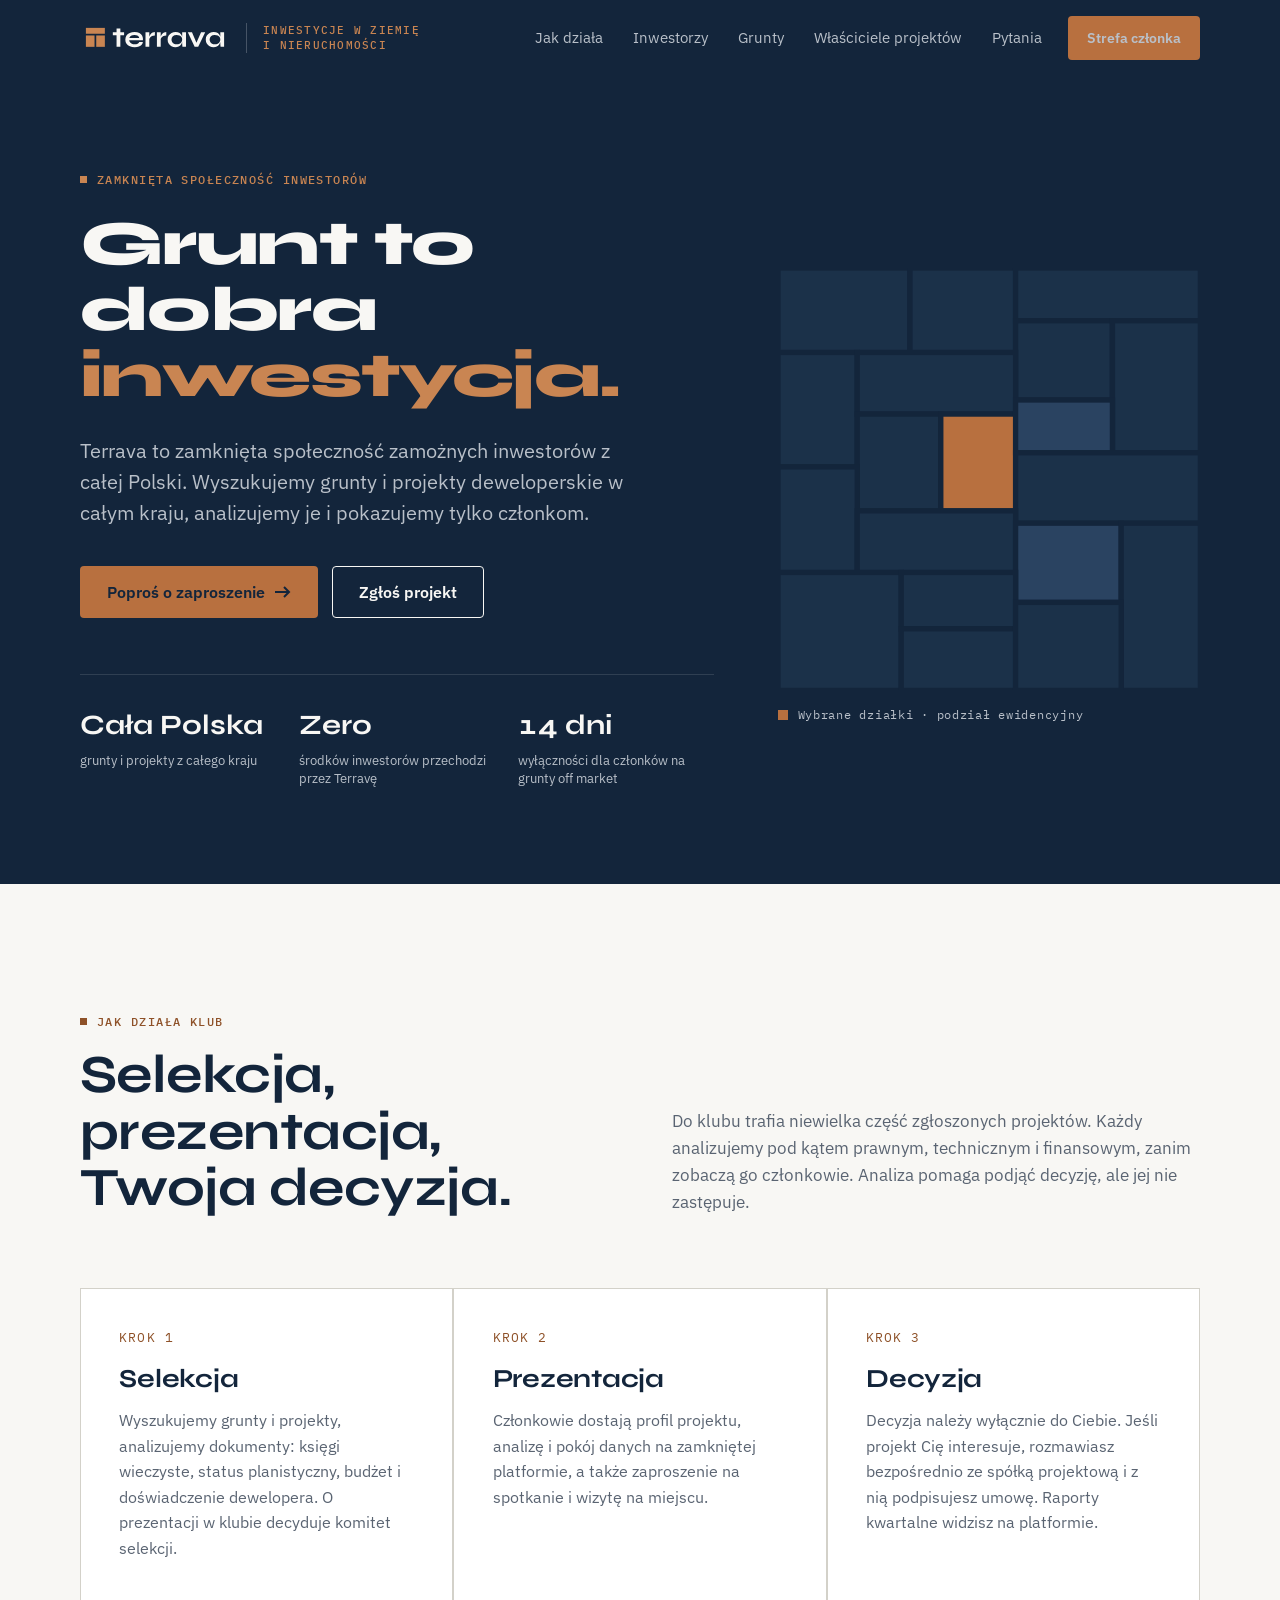
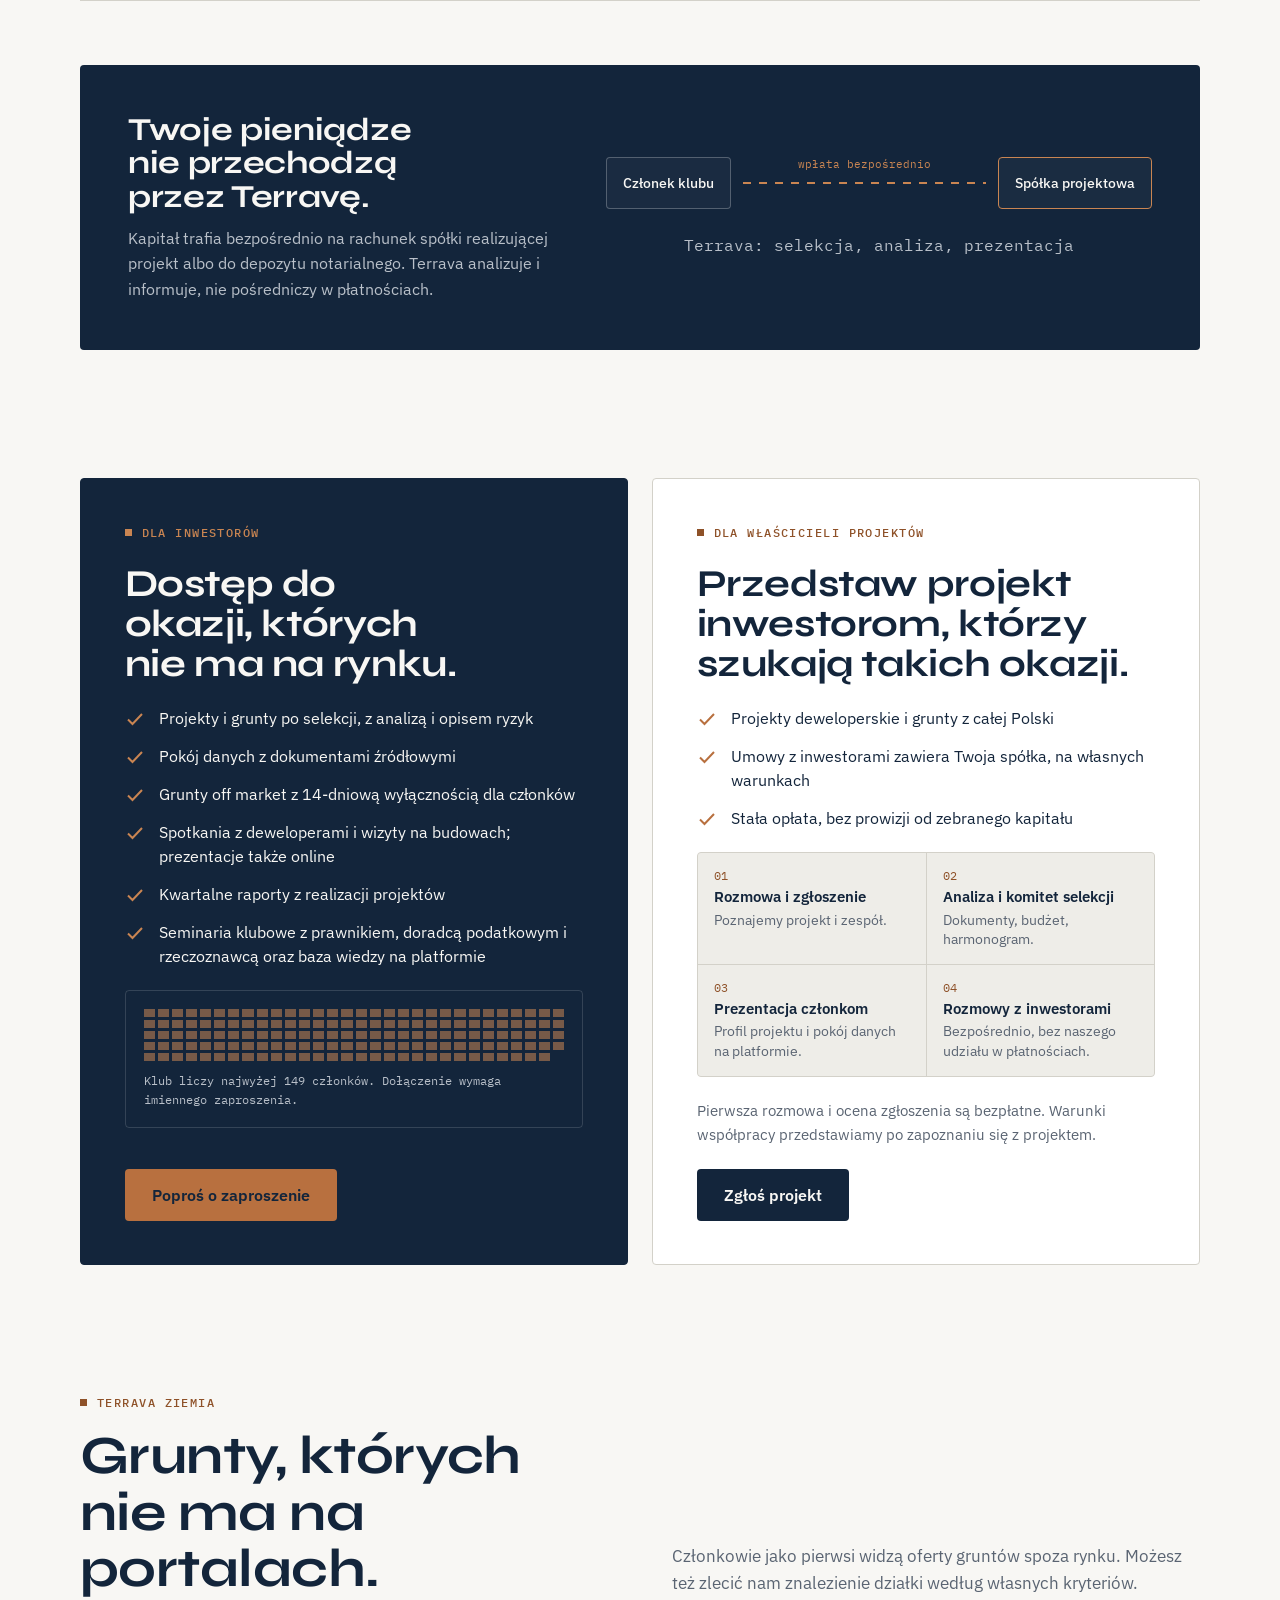
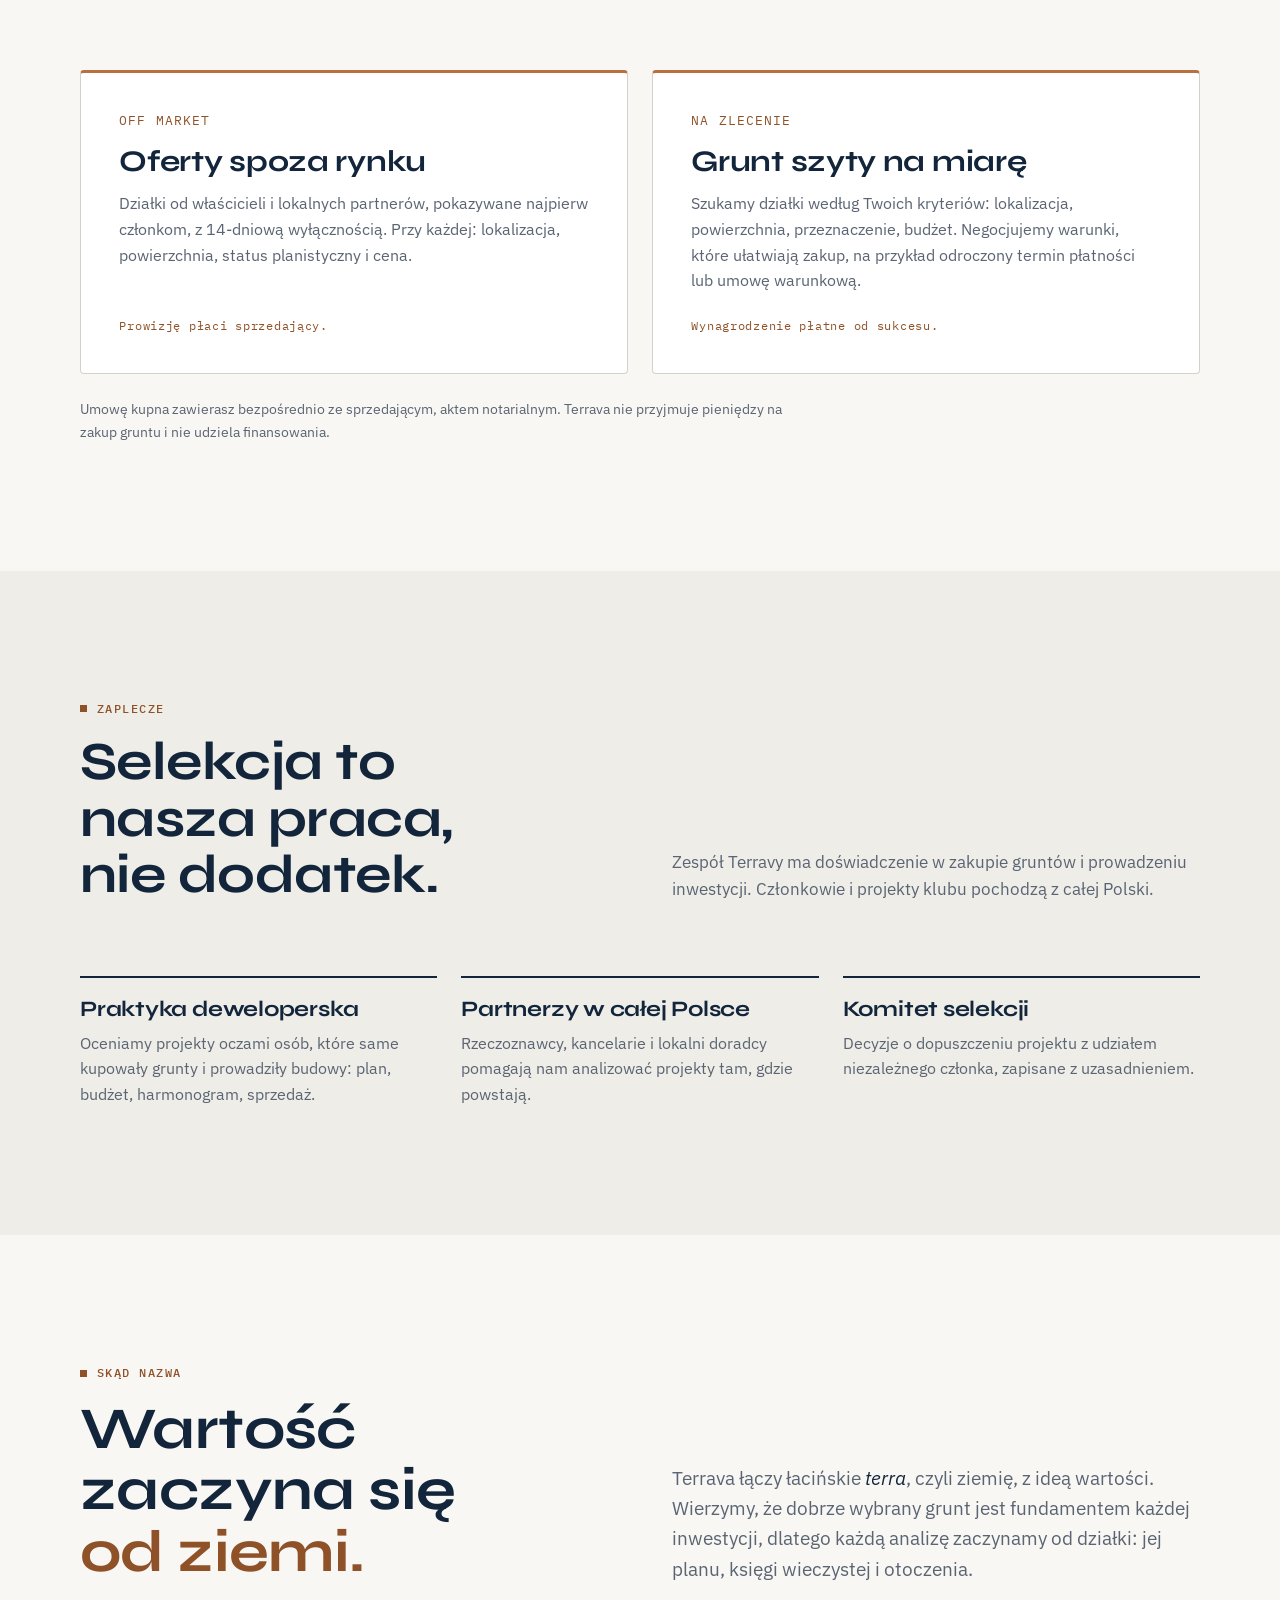
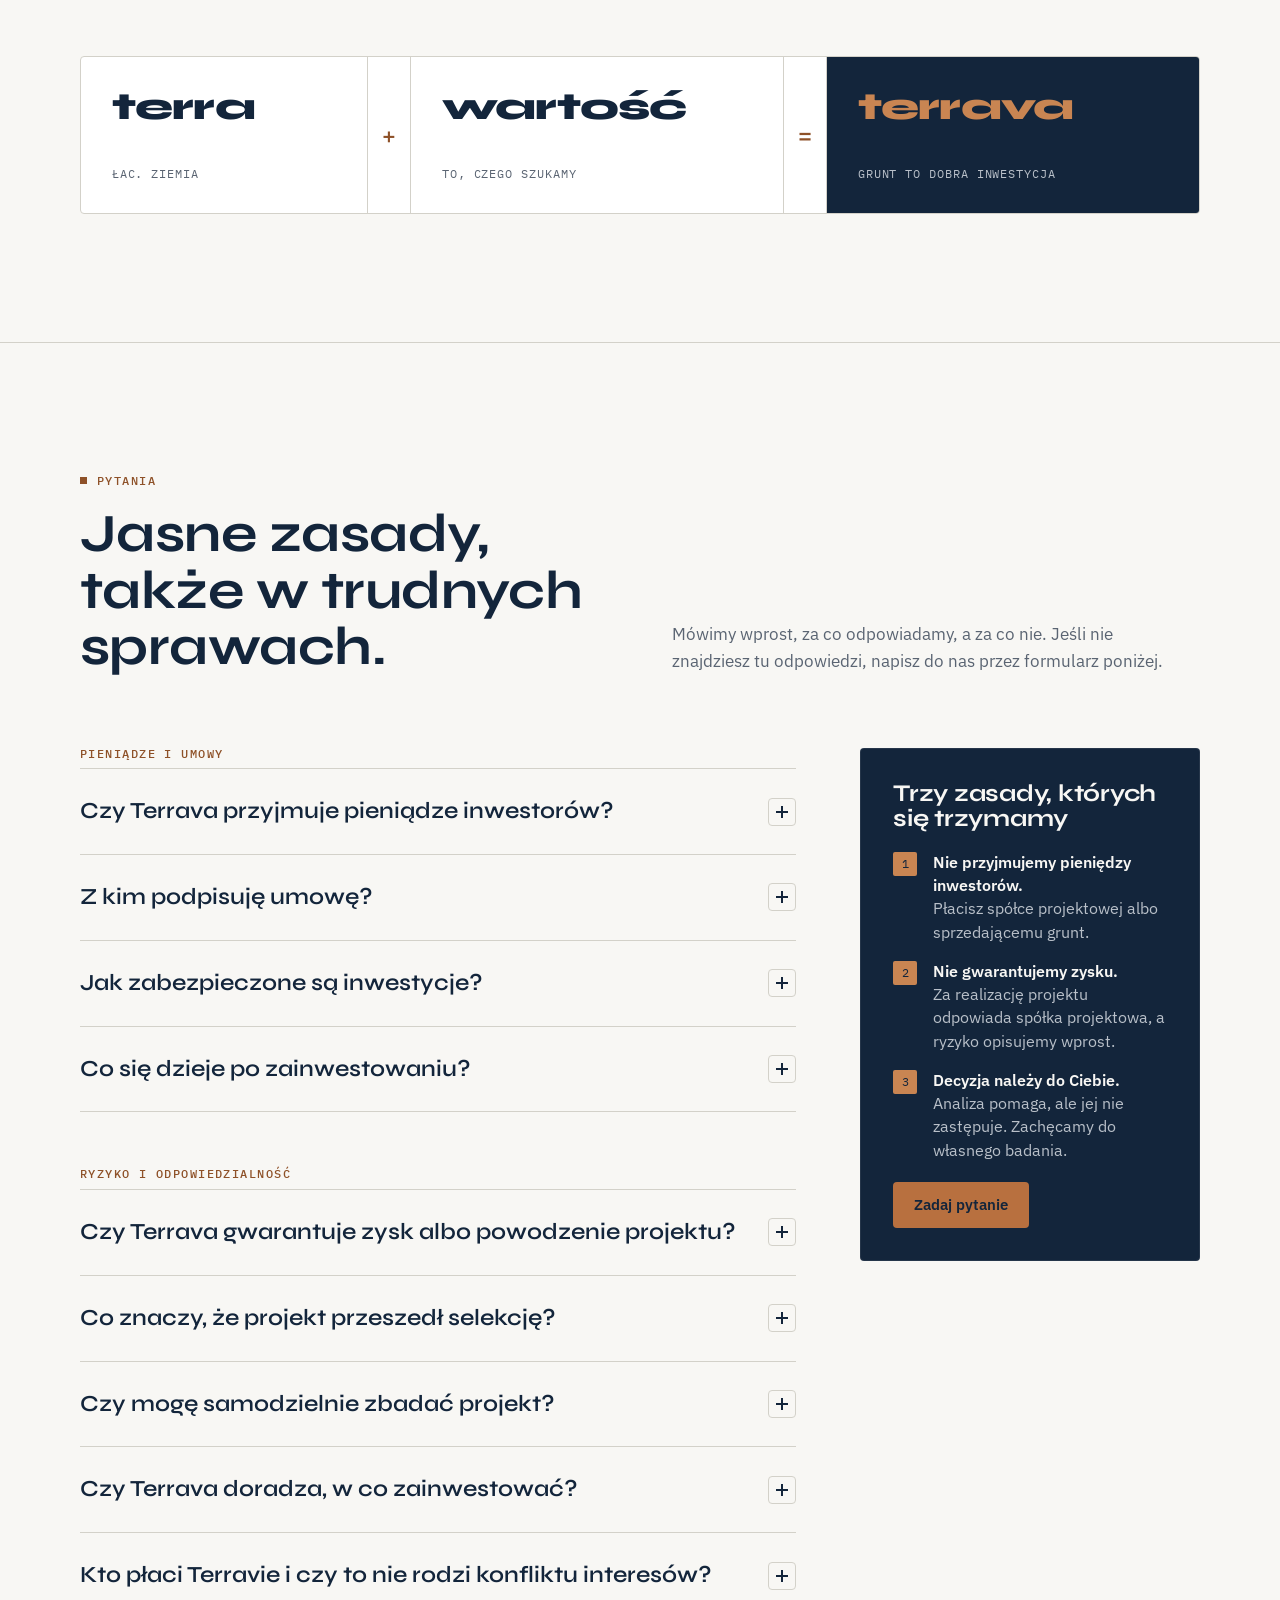
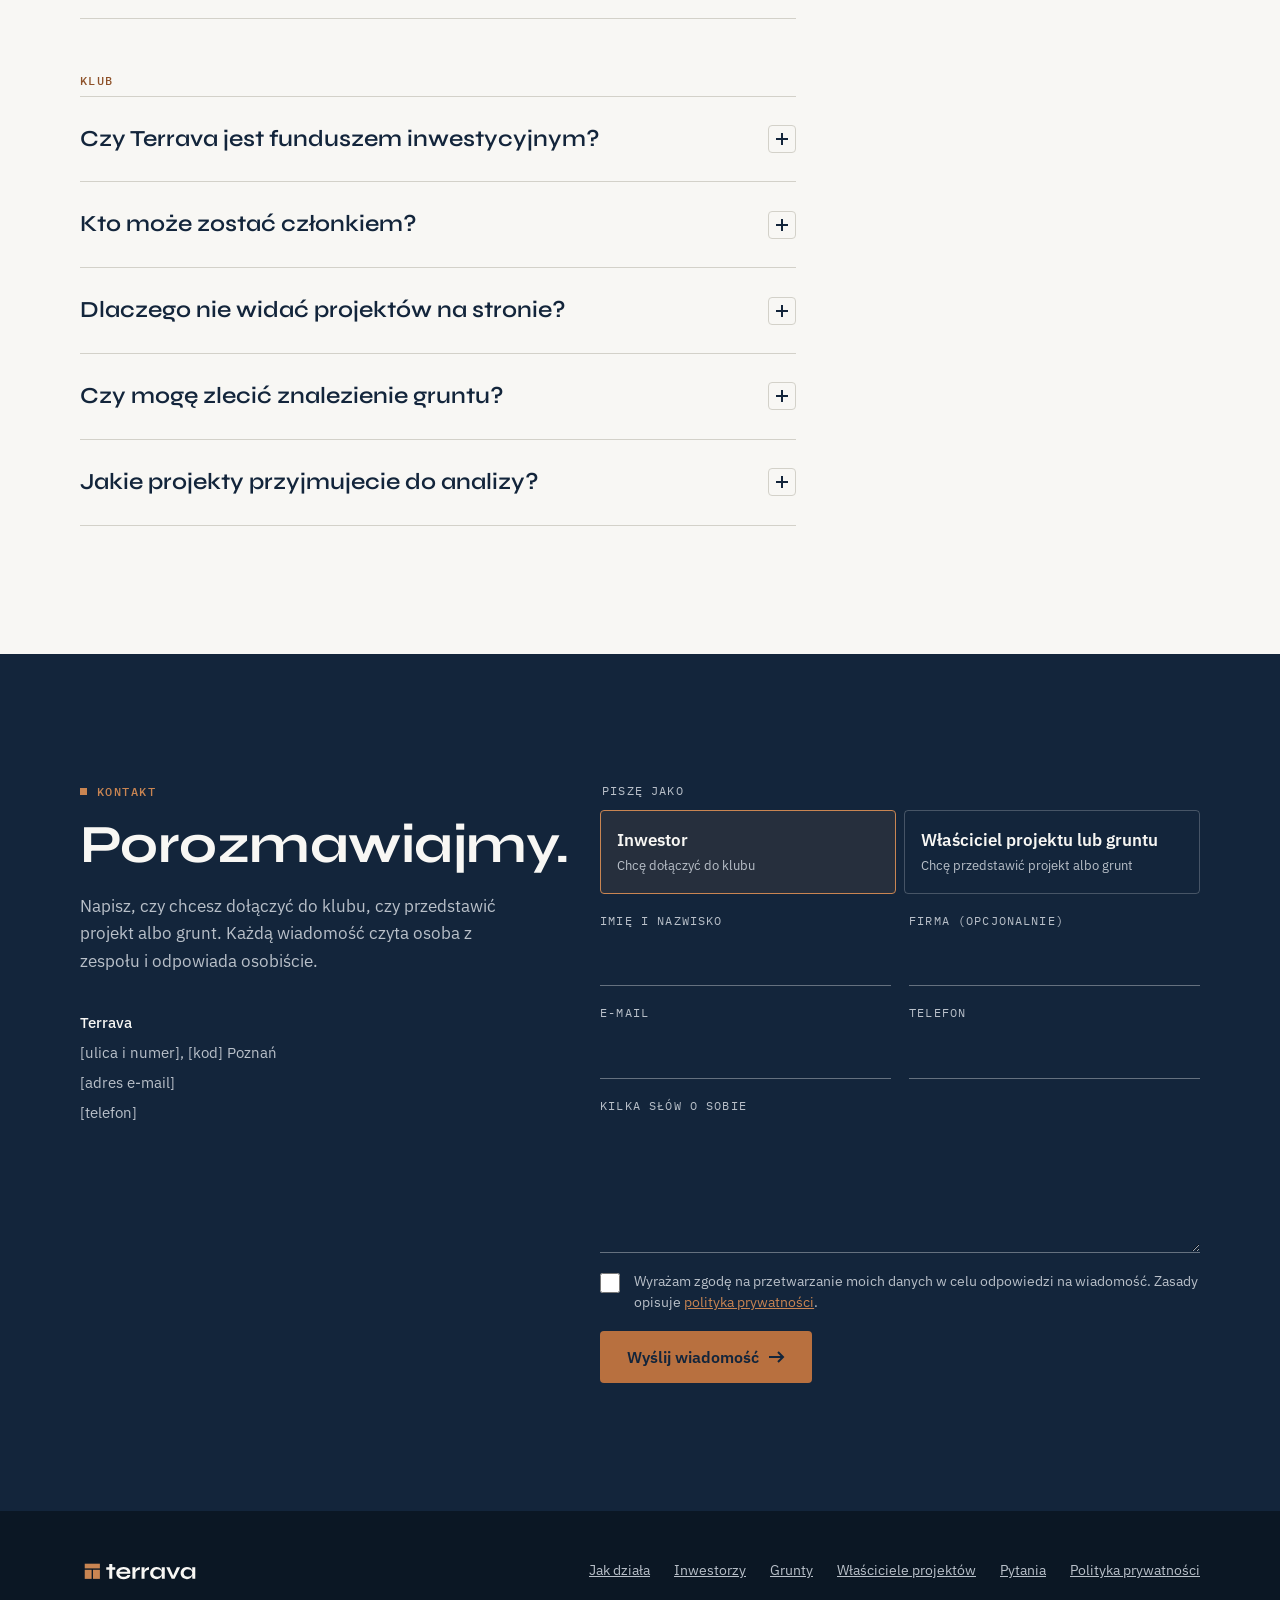
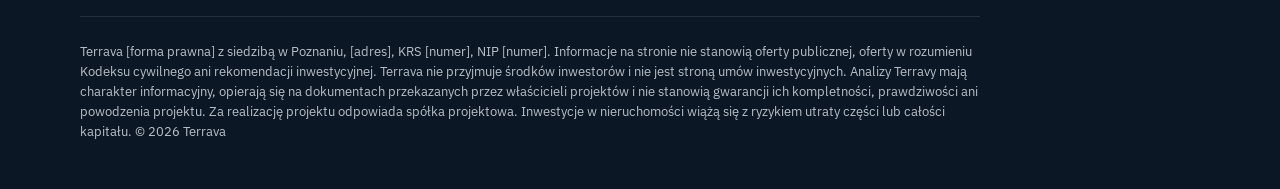
<file: index.html>
<!doctype html>
<html lang="pl">
<head>
<meta charset="utf-8">
<meta name="viewport" content="width=device-width, initial-scale=1, viewport-fit=cover">
<title>Terrava | Zamknięta społeczność inwestorów w grunty i nieruchomości</title>
<meta name="description" content="Terrava to zamknięta społeczność zamożnych inwestorów z całej Polski. Wyszukujemy i analizujemy grunty oraz projekty deweloperskie i prezentujemy je tylko członkom.">
<meta property="og:title" content="Terrava | Zamknięta społeczność inwestorów">
<meta property="og:description" content="Grunt to dobra inwestycja. Zamknięta społeczność inwestorów w grunty i projekty deweloperskie.">
<meta property="og:type" content="website">
<meta property="og:url" content="https://terrava.pl/">
<meta name="theme-color" content="#13253B">
<link rel="icon" type="image/svg+xml" href="favicon.svg">
<link rel="canonical" href="https://terrava.pl/">

<link rel="preconnect" href="https://fonts.googleapis.com">
<link rel="preconnect" href="https://fonts.gstatic.com" crossorigin>
<link rel="stylesheet" href="https://fonts.googleapis.com/css2?family=Syne:wght@600;700;800&family=IBM+Plex+Sans:wght@400;500;600&family=IBM+Plex+Mono:wght@400;500&display=swap">
<style>
/* Layout: ciemna, kadastralna scena otwierająca → jasne, rytmiczne sekcje na siatce 12 kolumn; motyw podziału działki w znakach i liniach */
:root{
  --navy:#13253B; --navy-2:#1B3149; --navy-3:#2A4361;
  --copper:#B8703F; --copper-text:#8E5128; --copper-light:#C98552;
  --chalk:#F8F7F4; --paper:#FFFFFF; --sand:#EEEDE8; --line:#D3D1C9;
  --ink:#13253B; --muted:#5A6472; --on-dark:#F8F7F4; --on-dark-muted:#B9C0C9;
  --bg:var(--chalk); --surface:var(--paper); --surface-2:var(--sand);
  --font-display:"Syne", "Arial Black", system-ui, sans-serif;
  --font-body:"IBM Plex Sans", system-ui, -apple-system, "Segoe UI", sans-serif;
  --font-mono:"IBM Plex Mono", ui-monospace, "SFMono-Regular", monospace;
  --wrap:1200px; --gutter:clamp(16px,4vw,40px);
  --ease:cubic-bezier(.2,.7,.2,1);
}
@media (prefers-color-scheme:dark){:root:not([data-theme="light"]){
  --bg:#0E1B2B; --surface:#14253A; --surface-2:#1A2D44; --ink:#EEF0F2; --muted:#A9B2BD; --line:#2C405A; --copper-text:#D9955F; color-scheme:dark}}
:root[data-theme="dark"]{--bg:#0E1B2B; --surface:#14253A; --surface-2:#1A2D44; --ink:#EEF0F2; --muted:#A9B2BD; --line:#2C405A; --copper-text:#D9955F; color-scheme:dark}

*{box-sizing:border-box}
html{scroll-behavior:smooth}
body{margin:0;background:var(--bg);color:var(--ink);font-family:var(--font-body);font-size:17px;line-height:1.6;-webkit-font-smoothing:antialiased}
a{color:var(--copper-text)}
a:focus-visible,button:focus-visible,input:focus-visible,textarea:focus-visible,summary:focus-visible{outline:2px solid var(--copper-light);outline-offset:3px}
h1,h2,h3{font-family:var(--font-display);font-weight:700;line-height:1.05;letter-spacing:-.01em;margin:0;text-wrap:balance}
p{margin:0}
.wrap{max-width:var(--wrap);margin:0 auto;padding-inline:var(--gutter)}
.eyebrow{font-family:var(--font-mono);font-size:12px;font-weight:500;letter-spacing:.12em;text-transform:uppercase;color:var(--copper-text);display:flex;align-items:center;gap:10px}
.eyebrow::before{content:"";width:7px;height:7px;background:currentColor;flex:none}
.btn{display:inline-flex;align-items:center;justify-content:center;gap:10px;min-height:52px;padding:0 26px;border-radius:4px;font:600 16px/1 var(--font-body);text-decoration:none;cursor:pointer;border:1px solid transparent;transition:transform .25s var(--ease),background-color .25s,color .25s,border-color .25s}
.btn:hover{transform:translateY(-2px)}
.btn svg{transition:transform .25s var(--ease)}
.btn:hover svg{transform:translateX(4px)}
.btn-copper{background:var(--copper);color:var(--navy)}
.btn-copper:hover{background:var(--copper-light)}
.btn-line{border-color:currentColor;color:inherit;background:transparent}

/* Header */
.top{position:fixed;inset:0 0 auto 0;z-index:50;padding-top:env(safe-area-inset-top,0px);transition:background-color .3s,box-shadow .3s;color:var(--on-dark)}
.top.scrolled{background:rgba(19,37,59,.92);backdrop-filter:blur(12px);-webkit-backdrop-filter:blur(12px);box-shadow:0 1px 0 rgba(255,255,255,.08)}
.top-in{display:flex;align-items:center;justify-content:space-between;gap:24px;min-height:76px}
.logo{display:block;width:150px;color:var(--on-dark)}
.logo svg{display:block;width:100%;height:auto}
.lock{display:flex;align-items:center;gap:16px;text-decoration:none;color:var(--on-dark);min-width:0}
.lock .desc{font-family:var(--font-mono);font-size:10.5px;font-weight:500;letter-spacing:.12em;text-transform:uppercase;line-height:1.45;color:var(--copper-light);padding-left:16px;border-left:1px solid rgba(255,255,255,.22);white-space:nowrap}
@media (max-width:420px){.lock{gap:12px}.lock .logo{width:118px}.lock .desc{font-size:9px;letter-spacing:.08em;padding-left:12px}}
@media (max-width:340px){.lock .desc{display:none}}
.nav{display:flex;align-items:center;gap:6px}
.nav a{white-space:nowrap;color:var(--on-dark-muted);text-decoration:none;font-size:15px;padding:10px 12px;border-radius:4px;transition:color .2s}
.nav a:hover{color:var(--on-dark)}
.nav .btn{min-height:44px;padding:0 18px;font-size:14px;margin-left:8px}
.menu-btn{display:none;background:none;border:1px solid rgba(255,255,255,.3);color:var(--on-dark);border-radius:4px;width:44px;height:44px;cursor:pointer}
@media (max-width:1180px){
  .menu-btn{display:inline-flex;align-items:center;justify-content:center}
  .nav{position:absolute;top:100%;left:0;right:0;flex-direction:column;align-items:stretch;background:var(--navy);padding:12px var(--gutter) 24px;gap:2px;display:none}
  .nav.open{display:flex}
  .nav a{padding:14px 0;font-size:17px}
  .nav .btn{margin:12px 0 0}
}

/* Hero */
.hero{background:var(--navy);color:var(--on-dark);position:relative;overflow:hidden;padding-block:clamp(120px,16vw,170px) clamp(56px,8vw,96px)}
.hero-grid{display:grid;grid-template-columns:minmax(0,1.2fr) minmax(0,.8fr);gap:clamp(32px,5vw,72px);align-items:center}
@media (max-width:900px){.hero-grid{grid-template-columns:minmax(0,1fr)}.map{max-width:420px}}
@media (max-width:600px){.map{display:none}}
.hero-grid>*{min-width:0}
.hero .eyebrow{color:var(--copper-light)}
.hero h1{font-size:clamp(34px,4.9vw,68px);font-weight:800;letter-spacing:-.025em;margin-top:22px}
.hero h1 .cut{color:var(--copper-light)}
.hero-lead{margin-top:26px;max-width:560px;font-size:clamp(17px,1.6vw,20px);line-height:1.55;color:var(--on-dark-muted)}
.hero-cta{display:flex;flex-wrap:wrap;gap:14px;margin-top:38px}
.hero-meta{display:grid;grid-template-columns:repeat(3,minmax(0,1fr));gap:24px;margin-top:56px;padding-top:28px;border-top:1px solid rgba(255,255,255,.12)}
.hero-meta div{display:flex;flex-direction:column;gap:4px}
.hero-meta b{font-family:var(--font-display);font-size:clamp(20px,2.2vw,28px);white-space:nowrap;font-weight:700;color:var(--on-dark);font-variant-numeric:tabular-nums}
.hero-meta span{font-size:13px;color:var(--on-dark-muted);line-height:1.4}
@media (max-width:520px){.hero-meta{grid-template-columns:1fr 1fr}.hero-meta div:last-child{grid-column:1/-1}}
.map{position:relative;aspect-ratio:1;max-width:100%;width:100%}
.map svg{width:100%;height:100%;display:block}
.map .p{fill:var(--navy-2);stroke:var(--navy);stroke-width:6;transition:fill .9s var(--ease)}
.map .p.on{fill:var(--copper)}
.map .p.near{fill:var(--navy-3)}
.map-tag{position:absolute;left:0;bottom:-34px;font-family:var(--font-mono);font-size:12px;letter-spacing:.06em;color:var(--on-dark-muted);display:flex;gap:10px;align-items:center}
.map-tag i{width:10px;height:10px;background:var(--copper);display:inline-block}

/* Sections */
section{scroll-margin-top:84px}
.sec{padding-block:clamp(72px,10vw,128px)}
.sec-head{display:grid;grid-template-columns:minmax(0,1fr) minmax(0,1fr);gap:24px 64px;align-items:end;margin-bottom:clamp(40px,6vw,72px)}
@media (max-width:800px){.sec-head{grid-template-columns:minmax(0,1fr)}}
.sec-head h2{font-size:clamp(30px,4.2vw,54px);margin-top:16px}
.sec-head p{color:var(--muted);max-width:520px}
.sec-head .eyebrow{color:var(--copper-text);max-width:none}

.steps{display:grid;grid-template-columns:repeat(3,minmax(0,1fr));gap:2px;background:var(--line);border:1px solid var(--line)}
@media (max-width:800px){.steps{grid-template-columns:1fr}}
.step{background:var(--surface);padding:clamp(28px,3vw,40px);display:flex;flex-direction:column;gap:16px;min-width:0;position:relative;overflow:hidden}
.step-n{font-family:var(--font-mono);font-size:13px;color:var(--copper-text);letter-spacing:.08em}
.step h3{font-size:26px}
.step p{color:var(--muted);font-size:16px}
.step::after{content:"";position:absolute;left:0;bottom:0;height:3px;width:0;background:var(--copper);transition:width .7s var(--ease)}
.step:hover::after{width:100%}

.flow{margin-top:clamp(40px,6vw,64px);background:var(--navy);color:var(--on-dark);border-radius:4px;padding:clamp(28px,4vw,48px);display:grid;grid-template-columns:minmax(0,.9fr) minmax(0,1.1fr);gap:32px;align-items:center}
@media (max-width:900px){.flow{grid-template-columns:minmax(0,1fr)}}
.flow h3{font-size:clamp(24px,2.6vw,32px)}
.flow p{color:var(--on-dark-muted);margin-top:12px;font-size:16px}
.flow-diagram{display:grid;grid-template-columns:auto minmax(48px,1fr) auto;align-items:center;gap:12px;font-size:14px}
.node{border:1px solid rgba(255,255,255,.25);border-radius:4px;padding:14px 16px;text-align:center;font-weight:500;background:rgba(255,255,255,.03)}
.node.hl{border-color:var(--copper-light);color:var(--on-dark)}
.wire{height:2px;background:linear-gradient(90deg,var(--copper-light) 50%,transparent 50%) 0 0/16px 2px repeat-x;animation:flow 1s linear infinite;position:relative}
.wire span{position:absolute;left:50%;top:-26px;transform:translateX(-50%);white-space:nowrap;font-family:var(--font-mono);font-size:11px;color:var(--copper-light)}
@keyframes flow{to{background-position:16px 0}}
.flow-note{grid-column:1/-1;font-family:var(--font-mono);font-size:12px;color:var(--on-dark-muted);text-align:center;margin-top:6px}

/* Audiences */
.split{display:grid;grid-template-columns:repeat(2,minmax(0,1fr));gap:24px}
@media (max-width:900px){.split{grid-template-columns:minmax(0,1fr)}}
.aud{background:var(--surface);border:1px solid var(--line);border-radius:4px;padding:clamp(28px,3.4vw,48px);display:flex;flex-direction:column;gap:22px;min-width:0}
.aud.dark{background:var(--navy);border-color:var(--navy);color:var(--on-dark)}
.aud.dark .eyebrow{color:var(--copper-light)}
.aud h3{font-size:clamp(28px,3vw,38px)}
.aud ul{list-style:none;margin:0;padding:0;display:flex;flex-direction:column;gap:14px}
.aud li{display:grid;grid-template-columns:22px 1fr;gap:12px;font-size:16px;line-height:1.5}
.aud li svg{margin-top:3px}
.aud .muted{color:var(--muted);font-size:15px}
.aud.dark .muted{color:var(--on-dark-muted)}
.seats{display:flex;flex-direction:column;gap:10px;padding:18px;border:1px solid rgba(255,255,255,.14);border-radius:4px}
.seats-bar{display:grid;grid-template-columns:repeat(30,1fr);gap:3px}
.seats-bar i{height:8px;background:rgba(201,133,82,.55)}
.seats small{font-family:var(--font-mono);font-size:12px;color:var(--on-dark-muted)}
.price{display:grid;grid-template-columns:repeat(3,minmax(0,1fr));gap:1px;background:var(--line);border:1px solid var(--line);border-radius:4px;overflow:hidden}
@media (max-width:520px){.price{grid-template-columns:1fr}}
.price div{background:var(--surface-2);padding:16px;display:flex;flex-direction:column;gap:4px;min-width:0}
.price span{font-size:13px;color:var(--muted)}
.price b{font-family:var(--font-body);font-weight:600;font-size:18px;white-space:nowrap}
.ow{list-style:none;margin:0;padding:0;display:grid;grid-template-columns:repeat(2,minmax(0,1fr));gap:1px;background:var(--line);border:1px solid var(--line);border-radius:4px;overflow:hidden;counter-reset:o}
@media (max-width:520px){.ow{grid-template-columns:minmax(0,1fr)}}
.ow li{background:var(--surface-2);padding:14px 16px;display:flex;flex-direction:column;gap:2px;counter-increment:o;min-width:0}
.ow li::before{content:"0" counter(o);font-family:var(--font-mono);font-size:11.5px;letter-spacing:.08em;color:var(--copper-text)}
.ow b{font-size:15px;font-weight:600}
.ow span{font-size:13.5px;color:var(--muted);line-height:1.45}
.aud .btn{align-self:flex-start;margin-top:auto}
.aud .btn-navy{background:var(--navy);color:var(--on-dark)}
:root[data-theme="dark"] .aud .btn-navy{background:var(--copper);color:var(--navy)}
@media (prefers-color-scheme:dark){:root:not([data-theme="light"]) .aud .btn-navy{background:var(--copper);color:var(--navy)}}

/* Land */
.land{padding-top:0}
.land-grid{display:grid;grid-template-columns:repeat(2,minmax(0,1fr));gap:24px}
@media (max-width:800px){.land-grid{grid-template-columns:minmax(0,1fr)}}
.land-card{background:var(--surface);border:1px solid var(--line);border-top:3px solid var(--copper);border-radius:4px;padding:clamp(28px,3vw,40px);display:flex;flex-direction:column;gap:14px;min-width:0}
.land-card h3{font-size:clamp(24px,2.4vw,30px)}
.land-card p{color:var(--muted);font-size:16px}
.land-card small{margin-top:auto;padding-top:8px;font-family:var(--font-mono);font-size:12px;letter-spacing:.06em;color:var(--copper-text)}
.land-note{margin-top:24px;font-size:14px;color:var(--muted);max-width:720px}

/* Backing */
.back{display:grid;grid-template-columns:minmax(0,1fr) minmax(0,1fr) minmax(0,1fr);gap:24px}
@media (max-width:900px){.back{grid-template-columns:1fr}}
.back div{border-top:2px solid var(--ink);padding-top:20px;display:flex;flex-direction:column;gap:10px}
.back h3{font-size:22px}
.back p{color:var(--muted);font-size:16px}


/* Name */
.name{padding-block:clamp(72px,10vw,128px);border-bottom:1px solid var(--line)}
.name-grid{display:grid;grid-template-columns:minmax(0,1fr) minmax(0,1fr);gap:24px 64px;align-items:end}
@media (max-width:800px){.name-grid{grid-template-columns:minmax(0,1fr)}}
.name .eq{grid-column:1/-1;margin-top:clamp(24px,4vw,48px)}
.name h2{font-size:clamp(34px,4.6vw,60px);margin-top:16px}
.name h2 .cut{color:var(--copper-text)}
.name-lead{color:var(--muted);max-width:520px;font-size:clamp(17px,1.5vw,19px)}
.name-lead em{font-style:italic;color:var(--ink)}
.eq{display:grid;grid-template-columns:minmax(0,1fr) auto minmax(0,1.3fr) auto minmax(0,1.3fr);align-items:stretch;gap:0;border:1px solid var(--line);border-radius:4px;background:var(--surface);overflow:hidden}
.eq-t{display:flex;flex-direction:column;justify-content:space-between;gap:40px;padding:clamp(20px,2.4vw,32px);min-width:0}
.eq-t b{font-family:var(--font-display);font-weight:800;font-size:clamp(28px,3vw,42px);line-height:1;letter-spacing:-.02em;white-space:nowrap}
.eq-t span{font-family:var(--font-mono);font-size:11.5px;letter-spacing:.08em;text-transform:uppercase;color:var(--muted);line-height:1.4}
.eq-t.res{background:var(--navy);color:var(--on-dark)}
.eq-t.res b{color:var(--copper-light)}
.eq-t.res span{color:var(--on-dark-muted)}
:root[data-theme="dark"] .eq-t.res{background:var(--copper);color:var(--navy)}:root[data-theme="dark"] .eq-t.res b,:root[data-theme="dark"] .eq-t.res span{color:var(--navy)}
@media (prefers-color-scheme:dark){:root:not([data-theme="light"]) .eq-t.res{background:var(--copper)}:root:not([data-theme="light"]) .eq-t.res b,:root:not([data-theme="light"]) .eq-t.res span{color:var(--navy)}}
.eq-o{display:flex;align-items:center;justify-content:center;padding:0 4px;font-family:var(--font-display);font-size:clamp(22px,2.4vw,30px);color:var(--copper-text);border-inline:1px solid var(--line);min-width:44px}
@media (max-width:900px){
  .eq{grid-template-columns:minmax(0,1fr)}
  .eq-o{border-inline:0;border-block:1px solid var(--line);padding:6px 0;min-width:0}
  .eq-t{flex-direction:row;align-items:baseline;justify-content:space-between;gap:16px}
}
.js .eq .rv.pre{transform:translateY(12px)}

/* FAQ */
.faq-layout{display:grid;grid-template-columns:minmax(0,1fr) 340px;gap:clamp(32px,5vw,72px);align-items:start}
@media (max-width:960px){.faq-layout{grid-template-columns:minmax(0,1fr)}}
.faq-groups{display:flex;flex-direction:column;gap:clamp(40px,5vw,56px);min-width:0}
.faq .faq,.faq-groups .faq{max-width:none}
.pledge{position:sticky;top:104px;background:var(--navy);border:1px solid rgba(255,255,255,.08);color:var(--on-dark);border-radius:4px;padding:32px;display:flex;flex-direction:column;gap:20px}
.pledge h3{font-size:24px}
.pledge ol{list-style:none;margin:0;padding:0;display:flex;flex-direction:column;gap:16px;counter-reset:p}
.pledge li{display:grid;grid-template-columns:28px 1fr;gap:12px;font-size:15.5px;line-height:1.5;color:var(--on-dark-muted);counter-increment:p}
.pledge li::before{content:counter(p);font-family:var(--font-mono);font-size:12px;color:var(--navy);background:var(--copper-light);width:24px;height:24px;display:grid;place-items:center;border-radius:2px;margin-top:1px}
.pledge li b{color:var(--on-dark);font-weight:600;display:block}
.pledge .btn{align-self:flex-start;min-height:46px;padding:0 20px;font-size:15px}
@media (max-width:960px){.pledge{position:static}}
.faq-g{font-family:var(--font-mono);font-size:12px;font-weight:500;letter-spacing:.12em;text-transform:uppercase;color:var(--copper-text);margin-bottom:8px}

.faq{display:flex;flex-direction:column;border-top:1px solid var(--line);max-width:880px}
.faq details{border-bottom:1px solid var(--line)}
.faq summary{list-style:none;cursor:pointer;display:flex;justify-content:space-between;align-items:center;gap:20px;padding:24px 0;font-family:var(--font-display);font-size:clamp(19px,2vw,23px);font-weight:600}
.faq summary::-webkit-details-marker{display:none}
.faq summary .plus{flex:none;width:28px;height:28px;border:1px solid var(--line);border-radius:4px;position:relative;transition:transform .3s var(--ease),background-color .3s}
.faq summary .plus::before,.faq summary .plus::after{content:"";position:absolute;left:50%;top:50%;width:12px;height:2px;background:var(--ink);transform:translate(-50%,-50%)}
.faq summary .plus::after{transform:translate(-50%,-50%) rotate(90deg)}
.faq details[open] .plus{transform:rotate(45deg);background:var(--surface-2)}
.faq details p{padding:0 0 24px;color:var(--muted);max-width:68ch}

/* Contact */
.contact{background:var(--navy);color:var(--on-dark)}
.contact .eyebrow{color:var(--copper-light)}
.contact-grid{display:grid;grid-template-columns:minmax(0,.85fr) minmax(0,1.15fr);gap:clamp(32px,6vw,80px)}
@media (max-width:900px){.contact-grid{grid-template-columns:minmax(0,1fr)}}
.contact h2{font-size:clamp(32px,4.2vw,54px);margin-top:16px}
.contact-lead{color:var(--on-dark-muted);margin-top:20px;max-width:440px}
.addr{margin-top:36px;display:flex;flex-direction:column;gap:6px;font-size:15px;color:var(--on-dark-muted)}
.addr b{color:var(--on-dark);font-weight:500}
form{display:flex;flex-direction:column;gap:18px}
.role{display:grid;grid-template-columns:1fr 1fr;gap:8px}
.role input{position:absolute;opacity:0;pointer-events:none}
.role label{display:flex;flex-direction:column;gap:2px;padding:16px;border:1px solid rgba(255,255,255,.22);border-radius:4px;cursor:pointer;transition:border-color .2s,background-color .2s}
.role label b{font-weight:600}
.role label span{font-size:13px;color:var(--on-dark-muted)}
.role input:checked+label{border-color:var(--copper-light);background:rgba(201,133,82,.1)}
.role input:focus-visible+label{outline:2px solid var(--copper-light);outline-offset:2px}
.fields{display:grid;grid-template-columns:1fr 1fr;gap:18px}
@media (max-width:600px){.fields,.role{grid-template-columns:1fr}}
.f{display:flex;flex-direction:column;gap:8px;min-width:0}
.f.full{grid-column:1/-1}
.f label{font-family:var(--font-mono);font-size:11.5px;letter-spacing:.1em;text-transform:uppercase;color:var(--on-dark-muted)}
.f input,.f textarea{width:100%;background:transparent;border:0;border-bottom:1px solid rgba(255,255,255,.35);color:var(--on-dark);font:inherit;font-size:17px;padding:10px 0;border-radius:0;transition:border-color .2s}
.f input:focus,.f textarea:focus{outline:none;border-bottom-color:var(--copper-light)}
.f textarea{resize:vertical;min-height:96px}
.consent{display:grid;grid-template-columns:22px 1fr;gap:12px;font-size:14px;color:var(--on-dark-muted);line-height:1.5}
.consent input{width:20px;height:20px;margin:2px 0 0;accent-color:var(--copper)}
.consent a{color:var(--copper-light)}
.hp{position:absolute;left:-9999px;width:1px;height:1px;overflow:hidden}
.form-msg{font-size:15px;padding:14px 16px;border-radius:4px;border:1px solid var(--copper-light)}
.form-msg.err{border-color:#E8A0A0}

/* Footer */
footer{background:#0B1724;color:var(--on-dark-muted);padding-block:48px;font-size:14px}
.foot{display:flex;flex-wrap:wrap;justify-content:space-between;gap:32px}
.foot .logo{width:120px}
.legal{margin-top:32px;padding-top:24px;border-top:1px solid rgba(255,255,255,.1);font-size:12.5px;line-height:1.6;max-width:900px}
footer a{color:var(--on-dark-muted)}

/* Motion */
.rv{transition:opacity .8s var(--ease),transform .8s var(--ease)}
.js .rv.pre{opacity:0;transform:translateY(24px)}
.hero .ld{animation:up .9s var(--ease) both}
.hero .ld:nth-child(2){animation-delay:.08s}.hero .ld:nth-child(3){animation-delay:.16s}.hero .ld:nth-child(4){animation-delay:.24s}.hero .ld:nth-child(5){animation-delay:.32s}
@keyframes up{from{opacity:0;transform:translateY(18px)}to{opacity:1;transform:none}}
@media (prefers-reduced-motion:reduce){
  html{scroll-behavior:auto}
  *,*::before,*::after{animation:none!important;transition:none!important}
  .js .rv.pre{opacity:1;transform:none}
}
@media (max-width:520px){.flow-diagram{grid-template-columns:minmax(0,1fr)}.wire{height:40px;width:2px;justify-self:center;background:linear-gradient(180deg,var(--copper-light) 50%,transparent 50%) 0 0/2px 16px repeat-y;animation:flowv 1s linear infinite}.wire span{top:50%;left:14px;transform:translateY(-50%)}}
@keyframes flowv{to{background-position:0 16px}}
</style>


</head>
<body>
<header class="top" id="top">
  <div class="wrap top-in">
    <a class="lock" href="#" aria-label="Terrava, inwestycje w ziemię i nieruchomości, strona główna"><span class="logo"><svg viewBox="0 0 514 107" role="img" aria-label="Terrava"><rect x="20.15" y="20.15" width="65" height="20.15" fill="#C98552"/><rect x="20.15" y="46.15" width="29.57" height="39" fill="#C98552"/><rect x="55.58" y="46.15" width="29.57" height="39" fill="#C98552"/><path transform="translate(109.95 85.15) scale(0.1)" fill="currentColor" d="M25 -497H153V-633H283V-497H411V-396H283V0H153V-396H25ZM930 -165H1056Q1048 -114 1013.5 -74.0Q979 -34 920.0 -11.0Q861 12 776 12Q681 12 608.0 -18.5Q535 -49 494.0 -107.0Q453 -165 453 -247Q453 -329 493.0 -387.5Q533 -446 604.5 -477.0Q676 -508 772 -508Q870 -508 935.0 -477.0Q1000 -446 1031.5 -383.5Q1063 -321 1058 -224H584Q589 -186 612.5 -155.0Q636 -124 676.5 -106.0Q717 -88 773 -88Q835 -88 876.5 -109.5Q918 -131 930 -165ZM766 -409Q694 -409 649.0 -377.5Q604 -346 591 -300H929Q924 -350 881.5 -379.5Q839 -409 766 -409ZM1145 -497H1275V-347Q1282 -370 1296.0 -397.5Q1310 -425 1333.0 -450.5Q1356 -476 1389.0 -492.0Q1422 -508 1466 -508V-390Q1410 -390 1369.0 -368.5Q1328 -347 1303 -316Q1285 -294 1275 -273V0H1145ZM1536 -497H1666V-347Q1673 -370 1687.0 -397.5Q1701 -425 1724.0 -450.5Q1747 -476 1780.0 -492.0Q1813 -508 1857 -508V-390Q1801 -390 1760.0 -368.5Q1719 -347 1694 -316Q1676 -294 1666 -273V0H1536ZM2169 11Q2095 11 2034.5 -21.5Q1974 -54 1938.5 -112.5Q1903 -171 1903 -248Q1903 -327 1939.0 -385.0Q1975 -443 2036.5 -475.5Q2098 -508 2176 -508Q2262 -508 2314.5 -473.5Q2367 -439 2391 -380Q2397 -364 2402 -348V-497H2532V0H2411L2409 -20Q2406 -39 2404.0 -69.0Q2402 -99 2402 -128V-162Q2402 -160 2401 -159Q2387 -113 2358.0 -74.5Q2329 -36 2282.0 -12.5Q2235 11 2169 11ZM2211 -89Q2270 -89 2313.0 -109.0Q2356 -129 2379.0 -165.0Q2402 -201 2402 -248Q2402 -299 2378.5 -334.5Q2355 -370 2312.5 -388.5Q2270 -407 2211 -407Q2128 -407 2082.0 -363.5Q2036 -320 2036 -248Q2036 -200 2058.0 -164.5Q2080 -129 2119.5 -109.0Q2159 -89 2211 -89ZM2891 -139 3049 -497H3191L2952 0H2829L2595 -497H2738ZM3476 11Q3402 11 3341.5 -21.5Q3281 -54 3245.5 -112.5Q3210 -171 3210 -248Q3210 -327 3246.0 -385.0Q3282 -443 3343.5 -475.5Q3405 -508 3483 -508Q3569 -508 3621.5 -473.5Q3674 -439 3698 -380Q3704 -364 3709 -348V-497H3839V0H3718L3716 -20Q3713 -39 3711.0 -69.0Q3709 -99 3709 -128V-162Q3709 -160 3708 -159Q3694 -113 3665.0 -74.5Q3636 -36 3589.0 -12.5Q3542 11 3476 11ZM3518 -89Q3577 -89 3620.0 -109.0Q3663 -129 3686.0 -165.0Q3709 -201 3709 -248Q3709 -299 3685.5 -334.5Q3662 -370 3619.5 -388.5Q3577 -407 3518 -407Q3435 -407 3389.0 -363.5Q3343 -320 3343 -248Q3343 -200 3365.0 -164.5Q3387 -129 3426.5 -109.0Q3466 -89 3518 -89Z"/></svg></span><span class="desc" aria-hidden="true">Inwestycje w ziemię<br>i nieruchomości</span></a>
    <button class="menu-btn" id="menuBtn" aria-expanded="false" aria-controls="nav" aria-label="Menu">
      <svg width="20" height="14" viewBox="0 0 20 14" aria-hidden="true"><path d="M0 1h20M0 7h20M0 13h20" stroke="currentColor" stroke-width="2"/></svg>
    </button>
    <nav class="nav" id="nav" aria-label="Główna">
      <a href="#jak-dziala">Jak działa</a>
      <a href="#inwestorzy">Inwestorzy</a>
      <a href="#grunty">Grunty</a>
      <a href="#projekty">Właściciele projektów</a>
      <a href="#faq">Pytania</a>
      <a class="btn btn-copper" href="panel/login.php">Strefa członka</a>
    </nav>
  </div>
</header>

<main>
  <section class="hero" aria-labelledby="h1">
    <div class="wrap hero-grid">
      <div>
        <p class="eyebrow ld">Zamknięta społeczność inwestorów</p>
        <h1 id="h1" class="ld">Grunt to dobra <span class="cut">inwestycja.</span></h1>
        <p class="hero-lead ld">Terrava to zamknięta społeczność zamożnych inwestorów z całej Polski. Wyszukujemy grunty i projekty deweloperskie w całym kraju, analizujemy je i pokazujemy tylko członkom.</p>
        <div class="hero-cta ld">
          <a class="btn btn-copper" href="#kontakt" data-role="inwestor">Poproś o zaproszenie
            <svg width="16" height="12" viewBox="0 0 16 12" aria-hidden="true"><path d="M0 6h14M9 1l5 5-5 5" fill="none" stroke="currentColor" stroke-width="2"/></svg></a>
          <a class="btn btn-line" href="#kontakt" data-role="projekt">Zgłoś projekt</a>
        </div>
        <div class="hero-meta ld">
          <div><b>Cała Polska</b><span>grunty i projekty z całego kraju</span></div>
          <div><b>Zero</b><span>środków inwestorów przechodzi przez Terravę</span></div>
          <div><b>14 dni</b><span>wyłączności dla członków na grunty off market</span></div>
        </div>
      </div>
      <div class="map ld" aria-hidden="true">
        <svg id="map" viewBox="0 0 480 480"></svg>
        <p class="map-tag"><i></i> Wybrane działki · podział ewidencyjny</p>
      </div>
    </div>
  </section>



  <section class="sec" id="jak-dziala" aria-labelledby="h-how">
    <div class="wrap">
      <div class="sec-head rv">
        <div><p class="eyebrow">Jak działa klub</p><h2 id="h-how">Selekcja, prezentacja, Twoja decyzja.</h2></div>
        <p>Do klubu trafia niewielka część zgłoszonych projektów. Każdy analizujemy pod kątem prawnym, technicznym i finansowym, zanim zobaczą go członkowie. Analiza pomaga podjąć decyzję, ale jej nie zastępuje.</p>
      </div>
      <div class="steps">
        <article class="step rv">
          <span class="step-n">KROK 1</span>
          <h3>Selekcja</h3>
          <p>Wyszukujemy grunty i projekty, analizujemy dokumenty: księgi wieczyste, status planistyczny, budżet i doświadczenie dewelopera. O prezentacji w klubie decyduje komitet selekcji.</p>
        </article>
        <article class="step rv">
          <span class="step-n">KROK 2</span>
          <h3>Prezentacja</h3>
          <p>Członkowie dostają profil projektu, analizę i pokój danych na zamkniętej platformie, a także zaproszenie na spotkanie i wizytę na miejscu.</p>
        </article>
        <article class="step rv">
          <span class="step-n">KROK 3</span>
          <h3>Decyzja</h3>
          <p>Decyzja należy wyłącznie do Ciebie. Jeśli projekt Cię interesuje, rozmawiasz bezpośrednio ze spółką projektową i z nią podpisujesz umowę. Raporty kwartalne widzisz na platformie.</p>
        </article>
      </div>
      <div class="flow rv">
        <div>
          <h3>Twoje pieniądze nie przechodzą przez Terravę.</h3>
          <p>Kapitał trafia bezpośrednio na rachunek spółki realizującej projekt albo do depozytu notarialnego. Terrava analizuje i informuje, nie pośredniczy w płatnościach.</p>
        </div>
        <div class="flow-diagram">
          <div class="node">Członek klubu</div>
          <div class="wire"><span>wpłata bezpośrednio</span></div>
          <div class="node hl">Spółka projektowa</div>
          <p class="flow-note">Terrava: selekcja, analiza, prezentacja</p>
        </div>
      </div>
    </div>
  </section>

  <section class="sec" style="padding-top:0" aria-label="Dla kogo">
    <div class="wrap split">
      <article class="aud dark rv" id="inwestorzy">
        <p class="eyebrow">Dla inwestorów</p>
        <h3>Dostęp do okazji, których nie ma na rynku.</h3>
        <ul>
          <li><svg width="20" height="20" viewBox="0 0 20 20" aria-hidden="true"><path d="M3 10.5l4.5 4.5L17 5" fill="none" stroke="var(--copper-light)" stroke-width="2"/></svg>Projekty i grunty po selekcji, z analizą i opisem ryzyk</li>
          <li><svg width="20" height="20" viewBox="0 0 20 20" aria-hidden="true"><path d="M3 10.5l4.5 4.5L17 5" fill="none" stroke="var(--copper-light)" stroke-width="2"/></svg>Pokój danych z dokumentami źródłowymi</li>
          <li><svg width="20" height="20" viewBox="0 0 20 20" aria-hidden="true"><path d="M3 10.5l4.5 4.5L17 5" fill="none" stroke="var(--copper-light)" stroke-width="2"/></svg>Grunty off market z 14-dniową wyłącznością dla członków</li>
          <li><svg width="20" height="20" viewBox="0 0 20 20" aria-hidden="true"><path d="M3 10.5l4.5 4.5L17 5" fill="none" stroke="var(--copper-light)" stroke-width="2"/></svg>Spotkania z deweloperami i wizyty na budowach; prezentacje także online</li>
          <li><svg width="20" height="20" viewBox="0 0 20 20" aria-hidden="true"><path d="M3 10.5l4.5 4.5L17 5" fill="none" stroke="var(--copper-light)" stroke-width="2"/></svg>Kwartalne raporty z realizacji projektów</li>
          <li><svg width="20" height="20" viewBox="0 0 20 20" aria-hidden="true"><path d="M3 10.5l4.5 4.5L17 5" fill="none" stroke="var(--copper-light)" stroke-width="2"/></svg>Seminaria klubowe z prawnikiem, doradcą podatkowym i rzeczoznawcą oraz baza wiedzy na platformie</li>
        </ul>
        <div class="seats">
          <div class="seats-bar" id="seats" aria-hidden="true"></div>
          <small>Klub liczy najwyżej 149 członków. Dołączenie wymaga imiennego zaproszenia.</small>
        </div>
        <a class="btn btn-copper" href="#kontakt" data-role="inwestor">Poproś o zaproszenie</a>
      </article>
      <article class="aud rv" id="projekty">
        <p class="eyebrow">Dla właścicieli projektów</p>
        <h3>Przedstaw projekt inwestorom, którzy szukają takich okazji.</h3>
        <ul>
          <li><svg width="20" height="20" viewBox="0 0 20 20" aria-hidden="true"><path d="M3 10.5l4.5 4.5L17 5" fill="none" stroke="var(--copper)" stroke-width="2"/></svg>Projekty deweloperskie i grunty z całej Polski</li>
          <li><svg width="20" height="20" viewBox="0 0 20 20" aria-hidden="true"><path d="M3 10.5l4.5 4.5L17 5" fill="none" stroke="var(--copper)" stroke-width="2"/></svg>Umowy z inwestorami zawiera Twoja spółka, na własnych warunkach</li>
          <li><svg width="20" height="20" viewBox="0 0 20 20" aria-hidden="true"><path d="M3 10.5l4.5 4.5L17 5" fill="none" stroke="var(--copper)" stroke-width="2"/></svg>Stała opłata, bez prowizji od zebranego kapitału</li>
        </ul>
        <ol class="ow">
          <li><b>Rozmowa i zgłoszenie</b><span>Poznajemy projekt i zespół.</span></li>
          <li><b>Analiza i komitet selekcji</b><span>Dokumenty, budżet, harmonogram.</span></li>
          <li><b>Prezentacja członkom</b><span>Profil projektu i pokój danych na platformie.</span></li>
          <li><b>Rozmowy z inwestorami</b><span>Bezpośrednio, bez naszego udziału w płatnościach.</span></li>
        </ol>
        <p class="muted">Pierwsza rozmowa i ocena zgłoszenia są bezpłatne. Warunki współpracy przedstawiamy po zapoznaniu się z projektem.</p>
        <a class="btn btn-navy" href="#kontakt" data-role="projekt">Zgłoś projekt</a>
      </article>
    </div>
  </section>

  <section class="sec land" id="grunty" aria-labelledby="h-land">
    <div class="wrap">
      <div class="sec-head rv">
        <div><p class="eyebrow">Terrava Ziemia</p><h2 id="h-land">Grunty, których nie ma na portalach.</h2></div>
        <p>Członkowie jako pierwsi widzą oferty gruntów spoza rynku. Możesz też zlecić nam znalezienie działki według własnych kryteriów.</p>
      </div>
      <div class="land-grid">
        <article class="land-card rv">
          <span class="step-n">OFF MARKET</span>
          <h3>Oferty spoza rynku</h3>
          <p>Działki od właścicieli i lokalnych partnerów, pokazywane najpierw członkom, z 14-dniową wyłącznością. Przy każdej: lokalizacja, powierzchnia, status planistyczny i cena.</p>
          <small>Prowizję płaci sprzedający.</small>
        </article>
        <article class="land-card rv">
          <span class="step-n">NA ZLECENIE</span>
          <h3>Grunt szyty na miarę</h3>
          <p>Szukamy działki według Twoich kryteriów: lokalizacja, powierzchnia, przeznaczenie, budżet. Negocjujemy warunki, które ułatwiają zakup, na przykład odroczony termin płatności lub umowę warunkową.</p>
          <small>Wynagrodzenie płatne od sukcesu.</small>
        </article>
      </div>
      <p class="land-note rv">Umowę kupna zawierasz bezpośrednio ze sprzedającym, aktem notarialnym. Terrava nie przyjmuje pieniędzy na zakup gruntu i nie udziela finansowania.</p>
    </div>
  </section>

  <section class="sec" style="background:var(--surface-2)" aria-labelledby="h-back">
    <div class="wrap">
      <div class="sec-head rv">
        <div><p class="eyebrow">Zaplecze</p><h2 id="h-back">Selekcja to nasza praca, nie dodatek.</h2></div>
        <p>Zespół Terravy ma doświadczenie w zakupie gruntów i prowadzeniu inwestycji. Członkowie i projekty klubu pochodzą z całej Polski.</p>
      </div>
      <div class="back">
        <div class="rv"><h3>Praktyka deweloperska</h3><p>Oceniamy projekty oczami osób, które same kupowały grunty i prowadziły budowy: plan, budżet, harmonogram, sprzedaż.</p></div>
        <div class="rv"><h3>Partnerzy w całej Polsce</h3><p>Rzeczoznawcy, kancelarie i lokalni doradcy pomagają nam analizować projekty tam, gdzie powstają.</p></div>
        <div class="rv"><h3>Komitet selekcji</h3><p>Decyzje o dopuszczeniu projektu z udziałem niezależnego członka, zapisane z uzasadnieniem.</p></div>
      </div>
    </div>
  </section>

  <section class="name" id="nazwa" aria-labelledby="h-name">
    <div class="wrap name-grid">
      <div class="rv">
        <p class="eyebrow">Skąd nazwa</p>
        <h2 id="h-name">Wartość zaczyna się <span class="cut">od ziemi.</span></h2>
      </div>
      <div class="rv">
        <p class="name-lead">Terrava łączy łacińskie <em>terra</em>, czyli ziemię, z ideą wartości. Wierzymy, że dobrze wybrany grunt jest fundamentem każdej inwestycji, dlatego każdą analizę zaczynamy od działki: jej planu, księgi wieczystej i otoczenia.</p>
      </div>
      <div class="eq" role="img" aria-label="terra, czyli ziemia, plus wartość, równa się Terrava">
        <div class="eq-t rv"><b>terra</b><span>łac. ziemia</span></div>
        <div class="eq-o rv" style="transition-delay:.1s" aria-hidden="true">+</div>
        <div class="eq-t rv" style="transition-delay:.2s"><b>wartość</b><span>to, czego szukamy</span></div>
        <div class="eq-o rv" style="transition-delay:.3s" aria-hidden="true">=</div>
        <div class="eq-t res rv" style="transition-delay:.4s"><b>terrava</b><span>grunt to dobra inwestycja</span></div>
      </div>
    </div>
  </section>

  <section class="sec" id="faq" aria-labelledby="h-faq">
    <div class="wrap">
      <div class="sec-head rv">
        <div><p class="eyebrow">Pytania</p><h2 id="h-faq">Jasne zasady, także w trudnych sprawach.</h2></div>
        <p>Mówimy wprost, za co odpowiadamy, a za co nie. Jeśli nie znajdziesz tu odpowiedzi, napisz do nas przez formularz poniżej.</p>
      </div>
      <div class="faq-layout">
        <div class="faq-groups">
        <div class="faq-grp"><h3 class="faq-g rv">Pieniądze i umowy</h3>
        <div class="faq">
            <details class="rv"><summary>Czy Terrava przyjmuje pieniądze inwestorów?<span class="plus" aria-hidden="true"></span></summary><p>Nie. Terrava nie przyjmuje, nie przechowuje i nie przekazuje środków inwestorów. Wpłacasz je bezpośrednio na rachunek spółki projektowej albo do depozytu notarialnego, na podstawie umowy zawartej z tą spółką.</p></details>
            <details class="rv"><summary>Z kim podpisuję umowę?<span class="plus" aria-hidden="true"></span></summary><p>Ze spółką realizującą projekt, a przy wspólnym zakupie gruntu ze sprzedającym, aktem notarialnym. Terrava nie jest stroną umowy. Warunki, zabezpieczenia i harmonogram określa umowa; przed podpisaniem zalecamy konsultację z własnym prawnikiem i doradcą podatkowym.</p></details>
            <details class="rv"><summary>Jak zabezpieczone są inwestycje?<span class="plus" aria-hidden="true"></span></summary><p>Zabezpieczenia, na przykład hipotekę, zastaw na udziałach albo współwłasność gruntu, ustala umowa ze spółką projektową. W profilu projektu opisujemy proponowane zabezpieczenia, aby można było je ocenić. Zabezpieczenie ogranicza ryzyko, ale go nie usuwa.</p></details>
            <details class="rv"><summary>Co się dzieje po zainwestowaniu?<span class="plus" aria-hidden="true"></span></summary><p>Spółka projektowa przekazuje raporty kwartalne, które publikujemy członkom na platformie. Prawa informacyjne i kontrolne inwestora wynikają z umowy ze spółką.</p></details>
        </div></div>
        <div class="faq-grp"><h3 class="faq-g rv">Ryzyko i odpowiedzialność</h3>
        <div class="faq">
            <details class="rv"><summary>Czy Terrava gwarantuje zysk albo powodzenie projektu?<span class="plus" aria-hidden="true"></span></summary><p>Nie. Za realizację projektu odpowiada spółka projektowa i jej zarząd. Każda inwestycja w nieruchomości wiąże się z ryzykiem, w tym opóźnień, przekroczenia budżetu oraz utraty części lub całości kapitału. Prognozy w profilach to szacunki właściciela projektu, podane z datą sporządzenia.</p></details>
            <details class="rv"><summary>Co znaczy, że projekt przeszedł selekcję?<span class="plus" aria-hidden="true"></span></summary><p>Że przeanalizowaliśmy dokumenty i informacje przekazane przez właściciela projektu, a komitet selekcji uznał, że warto pokazać projekt członkom. Nie jest to audyt ani badanie due diligence wykonane na rzecz inwestora i nie gwarantuje kompletności ani prawdziwości danych. Zakres analizy opisujemy w każdym profilu.</p></details>
            <details class="rv"><summary>Czy mogę samodzielnie zbadać projekt?<span class="plus" aria-hidden="true"></span></summary><p>Tak, i zachęcamy do tego. W pokoju danych są dokumenty źródłowe. Możesz zadawać pytania właścicielowi projektu, obejrzeć teren i zlecić własne badanie prawne, techniczne lub finansowe przed podjęciem decyzji.</p></details>
            <details class="rv"><summary>Czy Terrava doradza, w co zainwestować?<span class="plus" aria-hidden="true"></span></summary><p>Nie. Terrava nie świadczy doradztwa inwestycyjnego i nie rekomenduje inwestycji konkretnym osobom. Udostępniamy informacje o projektach; decyzję, czy i ile zainwestować, podejmujesz samodzielnie.</p></details>
            <details class="rv"><summary>Kto płaci Terravie i czy to nie rodzi konfliktu interesów?<span class="plus" aria-hidden="true"></span></summary><p>Członkowie płacą składkę, a właściciele projektów stałą opłatę za analizę i prezentację, niezależną od tego, ile zbiorą. Nie pobieramy prowizji od zebranego kapitału. Przy gruntach off market prowizję płaci sprzedający, a przy wyszukiwaniu na zlecenie członek, który zleca; jeśli płacą obie strony, obie wiedzą o tym na piśmie. Powiązania zespołu Terravy z projektem lub gruntem ujawniamy w ofercie.</p></details>
        </div></div>
        <div class="faq-grp"><h3 class="faq-g rv">Klub</h3>
        <div class="faq">
            <details class="rv"><summary>Czy Terrava jest funduszem inwestycyjnym?<span class="plus" aria-hidden="true"></span></summary><p>Nie. Terrava to zamknięta społeczność inwestorów działająca na zasadzie klubu członkowskiego: wyszukuje projekty, analizuje je i udostępnia członkom informacje. Nie zarządza kapitałem i nie przyjmuje zapisów na inwestycje.</p></details>
            <details class="rv"><summary>Kto może zostać członkiem?<span class="plus" aria-hidden="true"></span></summary><p>Osoby i firmy z doświadczeniem inwestycyjnym, zaproszone imiennie po rozmowie z opiekunem klubu. Klub liczy najwyżej 149 członków.</p></details>
            <details class="rv"><summary>Dlaczego nie widać projektów na stronie?<span class="plus" aria-hidden="true"></span></summary><p>Projekty prezentujemy wyłącznie zalogowanym członkom, po podpisaniu umowy poufności. Strona publiczna nie zawiera ofert inwestycyjnych.</p></details>
            <details class="rv"><summary>Czy mogę zlecić znalezienie gruntu?<span class="plus" aria-hidden="true"></span></summary><p>Tak, jako członek klubu. Określasz kryteria, a my szukamy działki i negocjujemy warunki ze sprzedającym. Wynagrodzenie płacisz od sukcesu, a umowę kupna podpisujesz bezpośrednio ze sprzedającym.</p></details>
          <details class="rv"><summary>Jakie projekty przyjmujecie do analizy?<span class="plus" aria-hidden="true"></span></summary><p>Projekty deweloperskie z całej Polski, realizowane w spółce celowej, z wkładem własnym dewelopera. Grunty przyjmujemy osobno, jako oferty off market.</p></details>
        </div></div>
      </div>
        <aside class="pledge rv" aria-labelledby="h-pledge">
          <h3 id="h-pledge">Trzy zasady, których się trzymamy</h3>
          <ol>
            <li><span><b>Nie przyjmujemy pieniędzy inwestorów.</b>Płacisz spółce projektowej albo sprzedającemu grunt.</span></li>
            <li><span><b>Nie gwarantujemy zysku.</b>Za realizację projektu odpowiada spółka projektowa, a ryzyko opisujemy wprost.</span></li>
            <li><span><b>Decyzja należy do Ciebie.</b>Analiza pomaga, ale jej nie zastępuje. Zachęcamy do własnego badania.</span></li>
          </ol>
          <a class="btn btn-copper" href="#kontakt">Zadaj pytanie</a>
        </aside>
      </div>
    </div>
  </section>

  <section class="sec contact" id="kontakt" aria-labelledby="h-contact">
    <div class="wrap contact-grid">
      <div class="rv">
        <p class="eyebrow">Kontakt</p>
        <h2 id="h-contact">Porozmawiajmy.</h2>
        <p class="contact-lead">Napisz, czy chcesz dołączyć do klubu, czy przedstawić projekt albo grunt. Każdą wiadomość czyta osoba z zespołu i odpowiada osobiście.</p>
        <div class="addr">
          <b>Terrava</b>
          <span>[ulica i numer], [kod] Poznań</span>
          <span>[adres e-mail]</span>
          <span>[telefon]</span>
        </div>
      </div>
      <form id="form" class="rv" action="kontakt.php" method="post" novalidate>
        <fieldset style="border:0;margin:0;padding:0;display:flex;flex-direction:column;gap:10px">
          <legend class="sr" style="font-family:var(--font-mono);font-size:11.5px;letter-spacing:.1em;text-transform:uppercase;color:var(--on-dark-muted);margin-bottom:10px">Piszę jako</legend>
          <div class="role">
            <input type="radio" id="r-inw" name="rola" value="inwestor" checked><label for="r-inw"><b>Inwestor</b><span>Chcę dołączyć do klubu</span></label>
            <input type="radio" id="r-pro" name="rola" value="projekt"><label for="r-pro"><b>Właściciel projektu lub gruntu</b><span>Chcę przedstawić projekt albo grunt</span></label>
          </div>
        </fieldset>
        <div class="fields">
          <div class="f"><label for="f-imie">Imię i nazwisko</label><input id="f-imie" name="imie" autocomplete="name" required></div>
          <div class="f"><label for="f-firma">Firma (opcjonalnie)</label><input id="f-firma" name="firma" autocomplete="organization"></div>
          <div class="f"><label for="f-mail">E-mail</label><input id="f-mail" name="email" type="email" autocomplete="email" required></div>
          <div class="f"><label for="f-tel">Telefon</label><input id="f-tel" name="telefon" type="tel" autocomplete="tel"></div>
          <div class="f full"><label for="f-msg" id="f-msg-l">Kilka słów o sobie</label><textarea id="f-msg" name="wiadomosc" rows="4"></textarea></div>
        </div>
        <div class="hp" aria-hidden="true"><label for="f-www">Strona</label><input id="f-www" name="www" tabindex="-1" autocomplete="off"></div>
        <label class="consent" for="f-zgoda"><input type="checkbox" id="f-zgoda" name="zgoda" value="tak" required><span>Wyrażam zgodę na przetwarzanie moich danych w celu odpowiedzi na wiadomość. Zasady opisuje <a href="polityka-prywatnosci.html">polityka prywatności</a>.</span></label>
        <div id="form-msg" class="form-msg" role="status" hidden></div>
        <button class="btn btn-copper" type="submit" style="align-self:flex-start">Wyślij wiadomość
          <svg width="16" height="12" viewBox="0 0 16 12" aria-hidden="true"><path d="M0 6h14M9 1l5 5-5 5" fill="none" stroke="currentColor" stroke-width="2"/></svg></button>
      </form>
    </div>
  </section>
</main>

<footer>
  <div class="wrap">
    <div class="foot">
      <span class="logo"><svg viewBox="0 0 514 107" role="img" aria-label="Terrava"><rect x="20.15" y="20.15" width="65" height="20.15" fill="#C98552"/><rect x="20.15" y="46.15" width="29.57" height="39" fill="#C98552"/><rect x="55.58" y="46.15" width="29.57" height="39" fill="#C98552"/><path transform="translate(109.95 85.15) scale(0.1)" fill="currentColor" d="M25 -497H153V-633H283V-497H411V-396H283V0H153V-396H25ZM930 -165H1056Q1048 -114 1013.5 -74.0Q979 -34 920.0 -11.0Q861 12 776 12Q681 12 608.0 -18.5Q535 -49 494.0 -107.0Q453 -165 453 -247Q453 -329 493.0 -387.5Q533 -446 604.5 -477.0Q676 -508 772 -508Q870 -508 935.0 -477.0Q1000 -446 1031.5 -383.5Q1063 -321 1058 -224H584Q589 -186 612.5 -155.0Q636 -124 676.5 -106.0Q717 -88 773 -88Q835 -88 876.5 -109.5Q918 -131 930 -165ZM766 -409Q694 -409 649.0 -377.5Q604 -346 591 -300H929Q924 -350 881.5 -379.5Q839 -409 766 -409ZM1145 -497H1275V-347Q1282 -370 1296.0 -397.5Q1310 -425 1333.0 -450.5Q1356 -476 1389.0 -492.0Q1422 -508 1466 -508V-390Q1410 -390 1369.0 -368.5Q1328 -347 1303 -316Q1285 -294 1275 -273V0H1145ZM1536 -497H1666V-347Q1673 -370 1687.0 -397.5Q1701 -425 1724.0 -450.5Q1747 -476 1780.0 -492.0Q1813 -508 1857 -508V-390Q1801 -390 1760.0 -368.5Q1719 -347 1694 -316Q1676 -294 1666 -273V0H1536ZM2169 11Q2095 11 2034.5 -21.5Q1974 -54 1938.5 -112.5Q1903 -171 1903 -248Q1903 -327 1939.0 -385.0Q1975 -443 2036.5 -475.5Q2098 -508 2176 -508Q2262 -508 2314.5 -473.5Q2367 -439 2391 -380Q2397 -364 2402 -348V-497H2532V0H2411L2409 -20Q2406 -39 2404.0 -69.0Q2402 -99 2402 -128V-162Q2402 -160 2401 -159Q2387 -113 2358.0 -74.5Q2329 -36 2282.0 -12.5Q2235 11 2169 11ZM2211 -89Q2270 -89 2313.0 -109.0Q2356 -129 2379.0 -165.0Q2402 -201 2402 -248Q2402 -299 2378.5 -334.5Q2355 -370 2312.5 -388.5Q2270 -407 2211 -407Q2128 -407 2082.0 -363.5Q2036 -320 2036 -248Q2036 -200 2058.0 -164.5Q2080 -129 2119.5 -109.0Q2159 -89 2211 -89ZM2891 -139 3049 -497H3191L2952 0H2829L2595 -497H2738ZM3476 11Q3402 11 3341.5 -21.5Q3281 -54 3245.5 -112.5Q3210 -171 3210 -248Q3210 -327 3246.0 -385.0Q3282 -443 3343.5 -475.5Q3405 -508 3483 -508Q3569 -508 3621.5 -473.5Q3674 -439 3698 -380Q3704 -364 3709 -348V-497H3839V0H3718L3716 -20Q3713 -39 3711.0 -69.0Q3709 -99 3709 -128V-162Q3709 -160 3708 -159Q3694 -113 3665.0 -74.5Q3636 -36 3589.0 -12.5Q3542 11 3476 11ZM3518 -89Q3577 -89 3620.0 -109.0Q3663 -129 3686.0 -165.0Q3709 -201 3709 -248Q3709 -299 3685.5 -334.5Q3662 -370 3619.5 -388.5Q3577 -407 3518 -407Q3435 -407 3389.0 -363.5Q3343 -320 3343 -248Q3343 -200 3365.0 -164.5Q3387 -129 3426.5 -109.0Q3466 -89 3518 -89Z"/></svg></span>
      <div style="display:flex;flex-wrap:wrap;gap:24px">
        <a href="#jak-dziala">Jak działa</a><a href="#inwestorzy">Inwestorzy</a><a href="#grunty">Grunty</a><a href="#projekty">Właściciele projektów</a><a href="#faq">Pytania</a><a href="polityka-prywatnosci.html">Polityka prywatności</a>
      </div>
    </div>
    <p class="legal">Terrava [forma prawna] z siedzibą w Poznaniu, [adres], KRS [numer], NIP [numer]. Informacje na stronie nie stanowią oferty publicznej, oferty w rozumieniu Kodeksu cywilnego ani rekomendacji inwestycyjnej. Terrava nie przyjmuje środków inwestorów i nie jest stroną umów inwestycyjnych. Analizy Terravy mają charakter informacyjny, opierają się na dokumentach przekazanych przez właścicieli projektów i nie stanowią gwarancji ich kompletności, prawdziwości ani powodzenia projektu. Za realizację projektu odpowiada spółka projektowa. Inwestycje w nieruchomości wiążą się z ryzykiem utraty części lub całości kapitału. © <span id="yr">2026</span> Terrava</p>
  </div>
</footer>

<script>
(function(){
  document.documentElement.classList.add('js');
  var reduce = window.matchMedia && matchMedia('(prefers-reduced-motion: reduce)').matches;

  // Header on scroll + mobile menu
  var top = document.getElementById('top');
  function onScroll(){ top.classList.toggle('scrolled', window.scrollY > 24); }
  window.addEventListener('scroll', onScroll, {passive:true}); onScroll();
  var mb = document.getElementById('menuBtn'), nav = document.getElementById('nav');
  mb.addEventListener('click', function(){ var o = nav.classList.toggle('open'); mb.setAttribute('aria-expanded', o); });
  nav.addEventListener('click', function(e){ if(e.target.tagName === 'A'){ nav.classList.remove('open'); mb.setAttribute('aria-expanded','false'); } });

  // Cadastral map: parcels as rectangles on a 480 grid
  var P = [[0,0,150,96],[150,0,120,96],[270,0,210,60],[270,60,110,90],[380,60,100,150],[0,96,90,130],[90,96,180,70],[90,166,95,110],[185,166,85,110],[270,150,110,60],[270,210,210,80],[0,226,90,120],[90,276,180,70],[270,290,120,90],[390,290,90,190],[0,346,140,134],[140,346,130,64],[140,410,130,70],[270,380,120,100]];
  var svg = document.getElementById('map'), els = [];
  P.forEach(function(r){
    var el = document.createElementNS('http://www.w3.org/2000/svg','rect');
    el.setAttribute('x',r[0]); el.setAttribute('y',r[1]); el.setAttribute('width',r[2]); el.setAttribute('height',r[3]);
    el.setAttribute('class','p'); svg.appendChild(el); els.push(el);
  });
  // T-cut motif over the highlighted parcel
  var picks = [8,3,13,6,16], i = 0;
  function pick(){
    els.forEach(function(e){ e.classList.remove('on','near'); });
    var k = picks[i % picks.length]; els[k].classList.add('on');
    els[(k+1)%els.length].classList.add('near'); els[(k+5)%els.length].classList.add('near');
    i++;
  }
  pick();
  if(!reduce) setInterval(pick, 2600);

  // 149 seats, one cell each
  var seats = document.getElementById('seats');
  for(var s=0;s<149;s++){ seats.appendChild(document.createElement('i')); }

  // Reveal on scroll (visible at rest without JS observers)
  if(!reduce && 'IntersectionObserver' in window){
    var io = new IntersectionObserver(function(es){ es.forEach(function(e){ if(e.isIntersecting){ e.target.classList.remove('pre'); io.unobserve(e.target);} }); }, {rootMargin:'0px 0px -8% 0px'});
    document.querySelectorAll('.rv').forEach(function(el){
      var r = el.getBoundingClientRect();
      if(r.top > window.innerHeight){ el.classList.add('pre'); io.observe(el); }
    });
    window.addEventListener('scroll', function once(){ setTimeout(function(){ document.querySelectorAll('.rv.pre').forEach(function(el){ var r=el.getBoundingClientRect(); if(r.top < window.innerHeight*1.2){ el.classList.remove('pre'); } }); }, 900); }, {passive:true});
    setTimeout(function(){ document.querySelectorAll('.rv.pre').forEach(function(el){ el.classList.remove('pre'); }); }, 4000);
  }

  // Role preselect from CTA buttons
  var msgL = document.getElementById('f-msg-l');
  function setRole(v){
    var el = document.getElementById(v === 'projekt' ? 'r-pro' : 'r-inw'); if(el){ el.checked = true; }
    msgL.textContent = v === 'projekt' ? 'Projekt lub grunt: lokalizacja, rodzaj, powierzchnia' : 'Kilka słów o sobie';
  }
  document.querySelectorAll('[data-role]').forEach(function(a){ a.addEventListener('click', function(){ setRole(a.getAttribute('data-role')); }); });
  document.querySelectorAll('input[name="rola"]').forEach(function(r){ r.addEventListener('change', function(){ setRole(r.value); }); });

  // Form submit to kontakt.php
  var form = document.getElementById('form'), out = document.getElementById('form-msg');
  function show(t, err){ out.textContent = t; out.className = 'form-msg' + (err ? ' err' : ''); out.hidden = false; }
  form.addEventListener('submit', function(e){
    e.preventDefault();
    var name = form.imie.value.trim(), mail = form.email.value.trim();
    if(!name || !/^[^@\s]+@[^@\s]+\.[^@\s]+$/.test(mail)){ show('Podaj imię i nazwisko oraz poprawny adres e-mail.', true); return; }
    if(!form.zgoda.checked){ show('Zaznacz zgodę na przetwarzanie danych, abyśmy mogli odpowiedzieć.', true); return; }
    var btn = form.querySelector('button[type=submit]'); btn.disabled = true;
    fetch(form.getAttribute('action'), {method:'POST', body:new FormData(form)})
      .then(function(r){ return r.json(); })
      .then(function(d){ if(d && d.ok){ form.reset(); setRole('inwestor'); show('Dziękujemy. Wiadomość dotarła, odpowiemy w ciągu dwóch dni roboczych.'); } else { throw 0; } })
      .catch(function(){ show('Nie udało się wysłać wiadomości. Spróbuj ponownie albo napisz bezpośrednio na adres podany obok.', true); })
      .then(function(){ btn.disabled = false; });
  });
  document.getElementById('yr').textContent = new Date().getFullYear();
})();
</script>

</body>
</html>
</file>
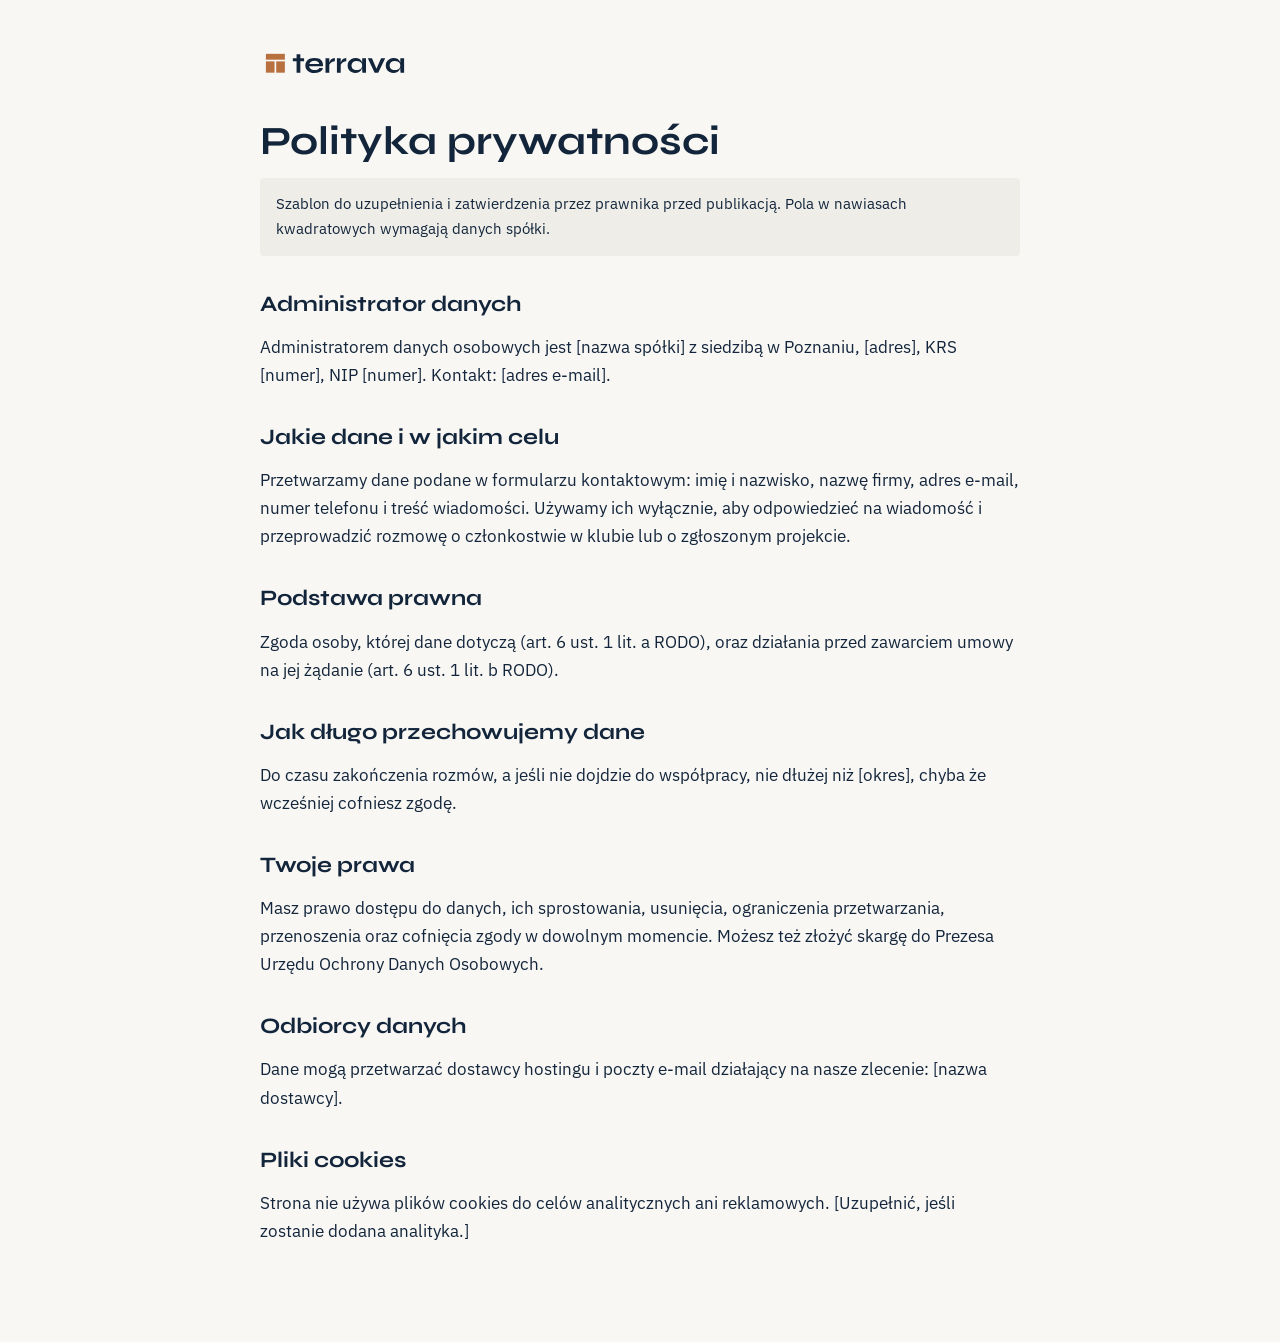
<file: polityka-prywatnosci.html>
<!doctype html>
<html lang="pl">
<head>
<meta charset="utf-8">
<meta name="viewport" content="width=device-width, initial-scale=1">
<title>Polityka prywatności | Terrava</title>
<link rel="icon" type="image/svg+xml" href="favicon.svg">
<link rel="stylesheet" href="https://fonts.googleapis.com/css2?family=Syne:wght@700&family=IBM+Plex+Sans:wght@400;500&display=swap">
<meta name="robots" content="noindex">
<style>
body{margin:0;background:#F8F7F4;color:#13253B;font:17px/1.65 "IBM Plex Sans",system-ui,sans-serif}
main{max-width:760px;margin:0 auto;padding:48px 20px 80px}
h1,h2{font-family:"Syne",system-ui,sans-serif;line-height:1.1}
h1{font-size:40px;margin:32px 0 8px}
h2{font-size:22px;margin:36px 0 8px}
a{color:#8E5128}
.note{background:#EEEDE8;padding:14px 16px;border-radius:4px;font-size:15px}
</style>
</head>
<body>
<main>
<a href="index.html"><img src="logo.svg" alt="Terrava" width="150"></a>
<h1>Polityka prywatności</h1>
<p class="note">Szablon do uzupełnienia i zatwierdzenia przez prawnika przed publikacją. Pola w nawiasach kwadratowych wymagają danych spółki.</p>
<h2>Administrator danych</h2>
<p>Administratorem danych osobowych jest [nazwa spółki] z siedzibą w Poznaniu, [adres], KRS [numer], NIP [numer]. Kontakt: [adres e-mail].</p>
<h2>Jakie dane i w jakim celu</h2>
<p>Przetwarzamy dane podane w formularzu kontaktowym: imię i nazwisko, nazwę firmy, adres e-mail, numer telefonu i treść wiadomości. Używamy ich wyłącznie, aby odpowiedzieć na wiadomość i przeprowadzić rozmowę o członkostwie w klubie lub o zgłoszonym projekcie.</p>
<h2>Podstawa prawna</h2>
<p>Zgoda osoby, której dane dotyczą (art. 6 ust. 1 lit. a RODO), oraz działania przed zawarciem umowy na jej żądanie (art. 6 ust. 1 lit. b RODO).</p>
<h2>Jak długo przechowujemy dane</h2>
<p>Do czasu zakończenia rozmów, a jeśli nie dojdzie do współpracy, nie dłużej niż [okres], chyba że wcześniej cofniesz zgodę.</p>
<h2>Twoje prawa</h2>
<p>Masz prawo dostępu do danych, ich sprostowania, usunięcia, ograniczenia przetwarzania, przenoszenia oraz cofnięcia zgody w dowolnym momencie. Możesz też złożyć skargę do Prezesa Urzędu Ochrony Danych Osobowych.</p>
<h2>Odbiorcy danych</h2>
<p>Dane mogą przetwarzać dostawcy hostingu i poczty e-mail działający na nasze zlecenie: [nazwa dostawcy].</p>
<h2>Pliki cookies</h2>
<p>Strona nie używa plików cookies do celów analitycznych ani reklamowych. [Uzupełnić, jeśli zostanie dodana analityka.]</p>
</main>
</body>
</html>
</file>
